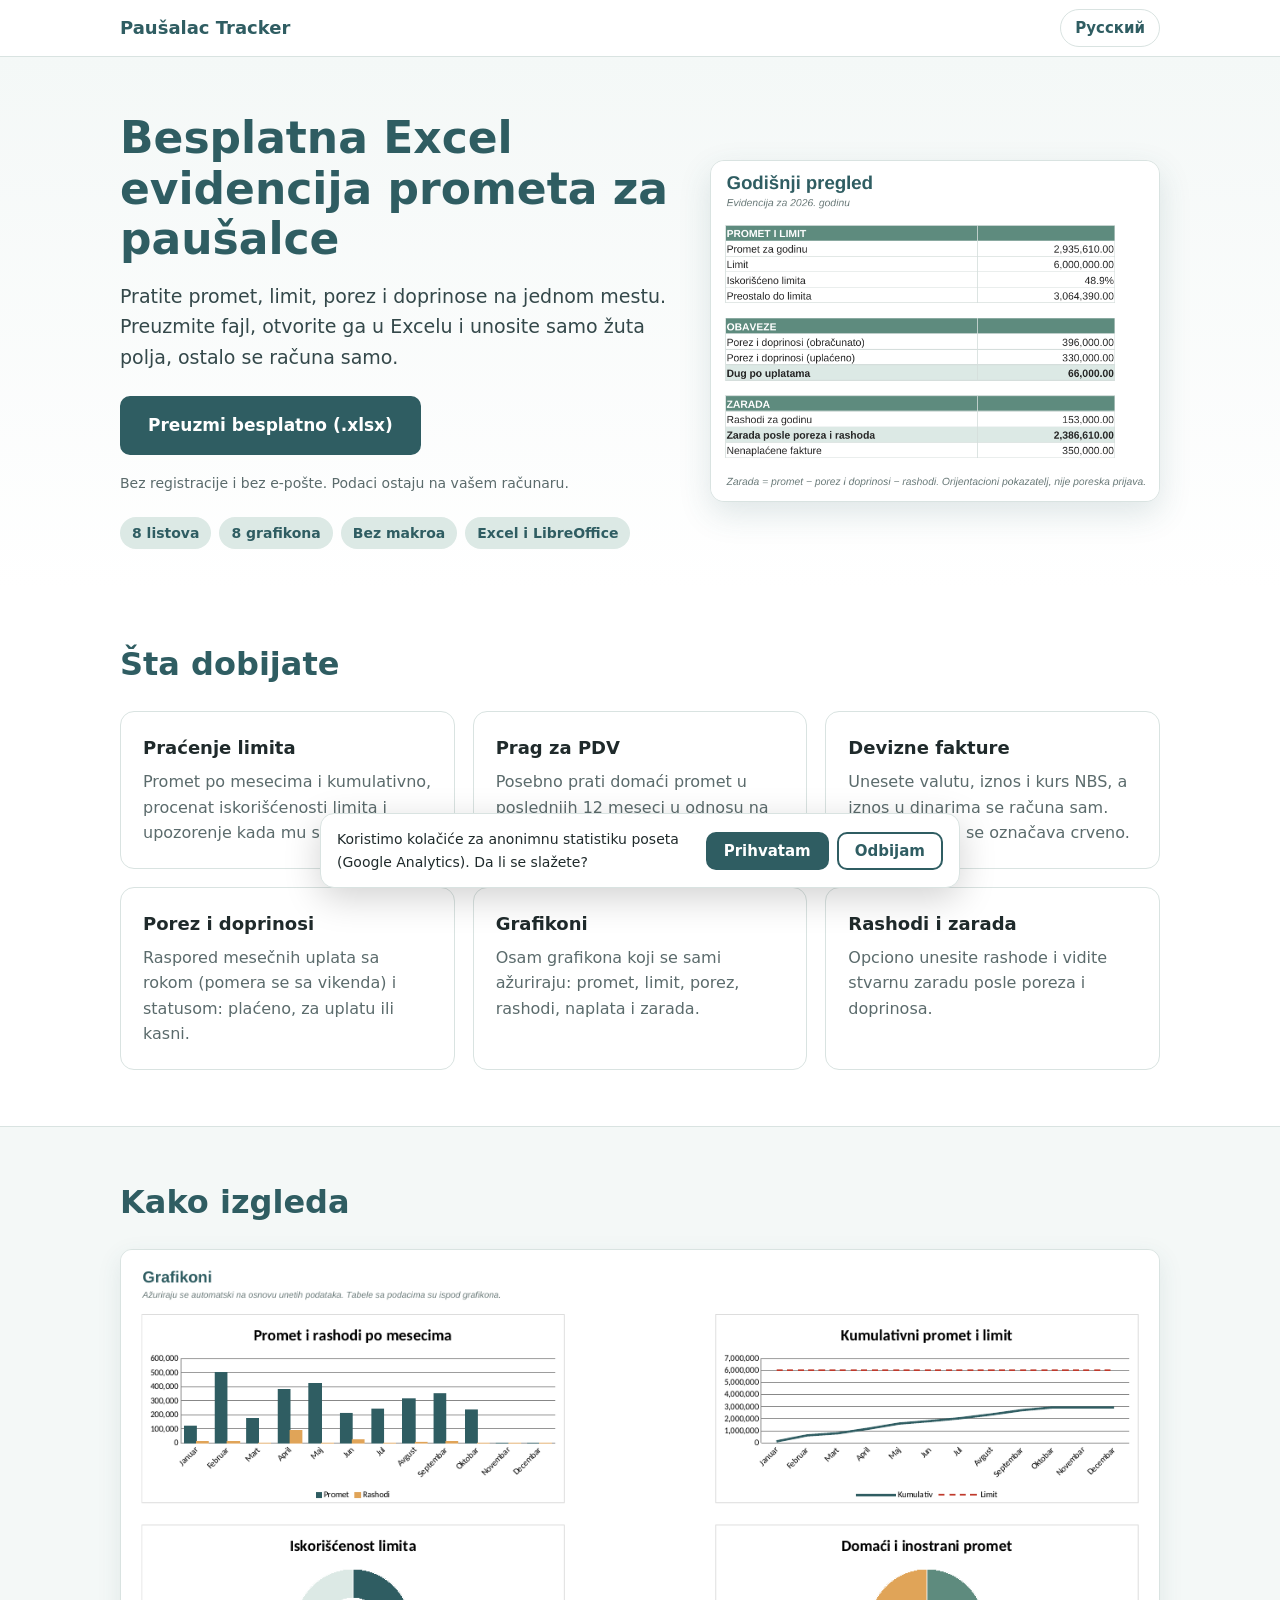
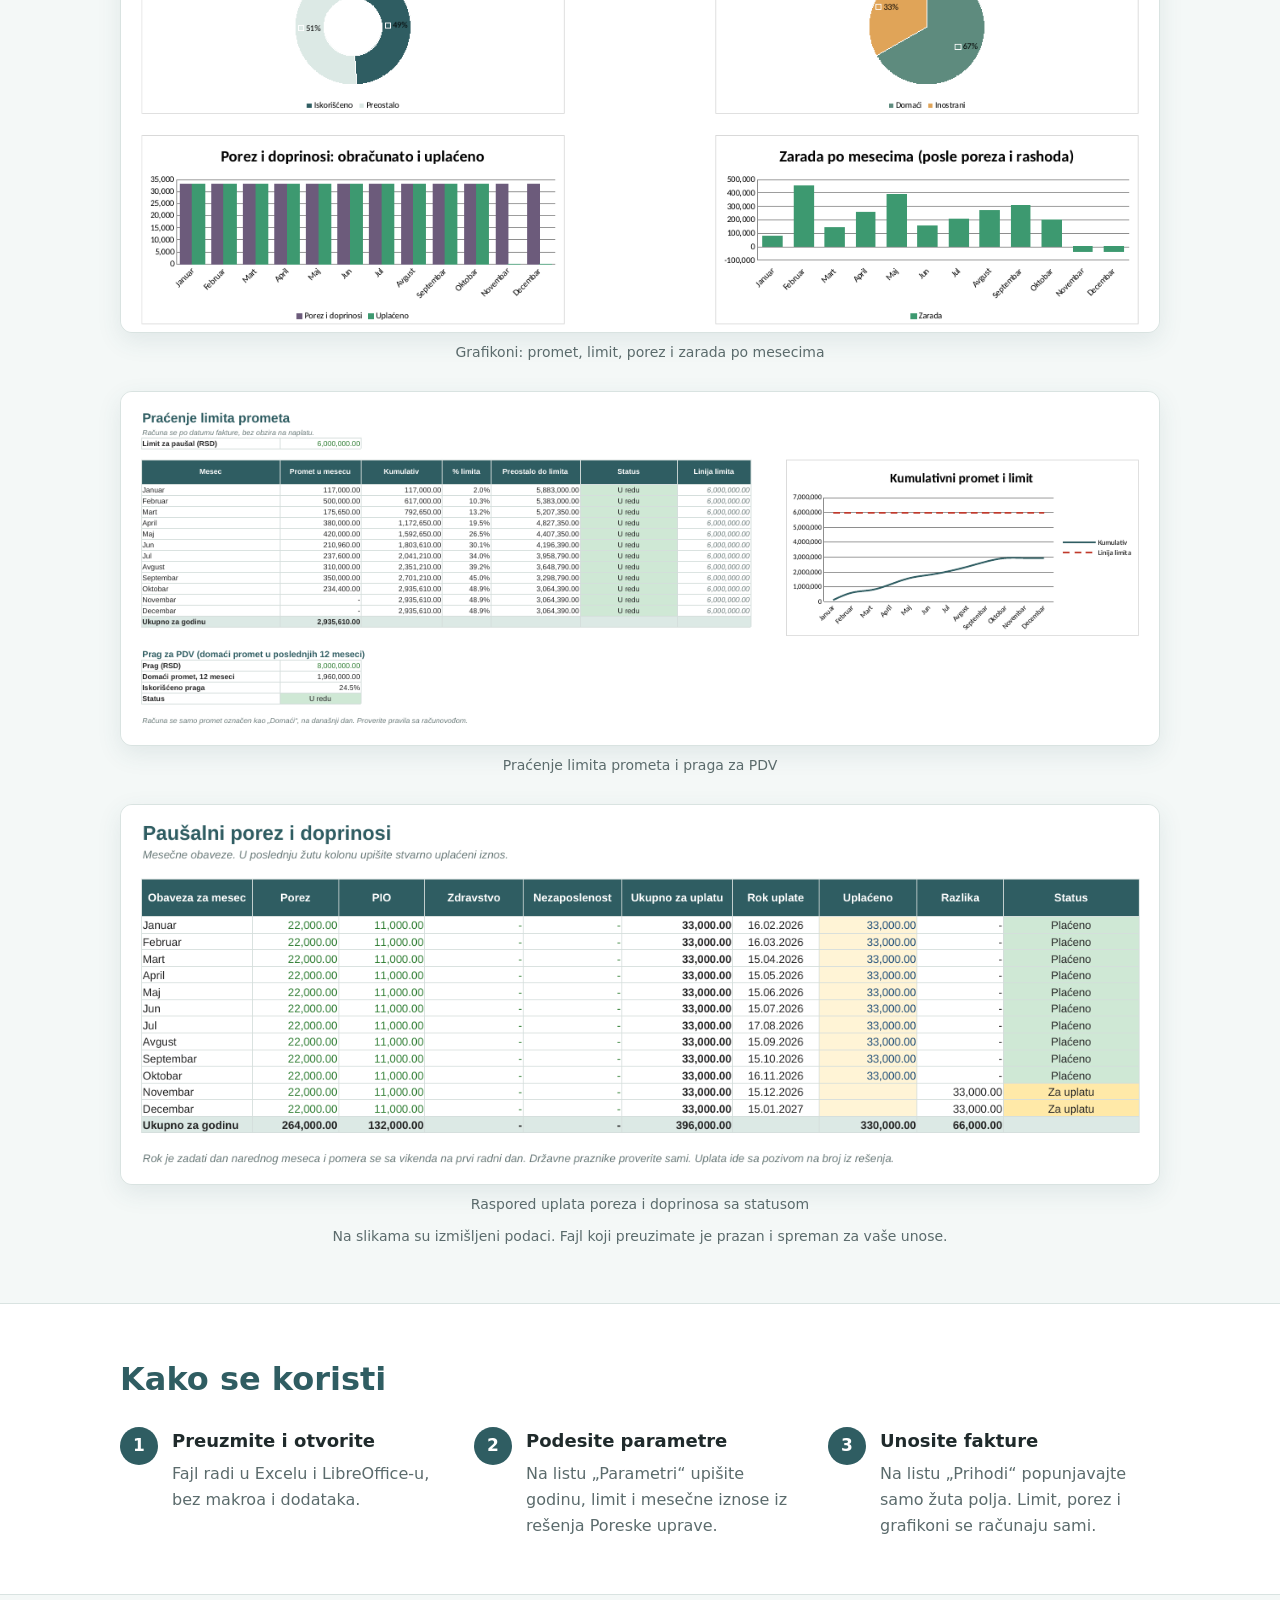
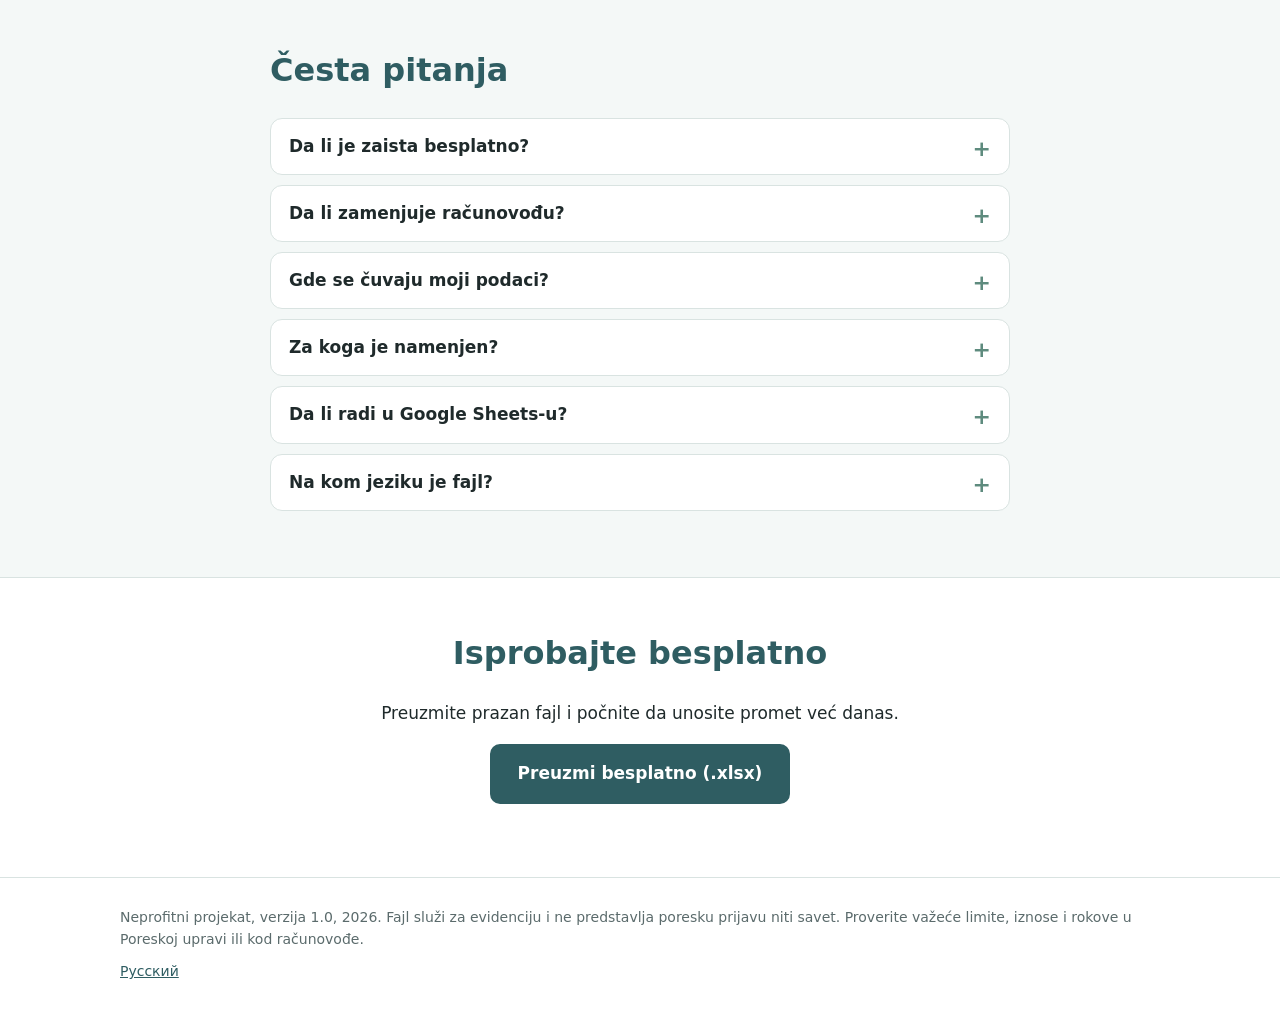
<file: index.html>
<!doctype html>
<html lang="sr-Latn" data-page-lang="sr">
<head>
<meta charset="utf-8">
<!-- Google tag (gtag.js) with Consent Mode: storage is denied until the visitor accepts -->
<script async src="https://www.googletagmanager.com/gtag/js?id=G-XQ845ZPQ9B"></script>
<script>
  window.dataLayer = window.dataLayer || [];
  function gtag(){dataLayer.push(arguments);}
  var ptYes = false;
  try { ptYes = localStorage.getItem("pt_consent") === "yes"; } catch (e) {}
  gtag('consent', 'default', {
    analytics_storage: ptYes ? 'granted' : 'denied',
    ad_storage: 'denied', ad_user_data: 'denied', ad_personalization: 'denied'
  });
  gtag('js', new Date());
  gtag('config', 'G-XQ845ZPQ9B');
</script>
<meta name="viewport" content="width=device-width, initial-scale=1">
<title>Besplatna Excel evidencija prometa za paušalce | Paušalac Tracker</title>
<meta name="description" content="Besplatan Excel fajl za preduzetnike paušalce: evidencija prometa, praćenje limita, prag za PDV, mesečni porez i doprinosi i grafikoni. Bez registracije i instalacije.">
<link rel="canonical" href="https://pupachika.github.io/pausal-tracker/">
<link rel="alternate" hreflang="sr" href="https://pupachika.github.io/pausal-tracker/">
<link rel="alternate" hreflang="ru" href="https://pupachika.github.io/pausal-tracker/ru/">
<link rel="alternate" hreflang="x-default" href="https://pupachika.github.io/pausal-tracker/">
<meta property="og:type" content="website">
<meta property="og:title" content="Besplatna Excel evidencija prometa za paušalce | Paušalac Tracker">
<meta property="og:description" content="Besplatan Excel fajl za preduzetnike paušalce: evidencija prometa, praćenje limita, prag za PDV, mesečni porez i doprinosi i grafikoni. Bez registracije i instalacije.">
<meta property="og:url" content="https://pupachika.github.io/pausal-tracker/">
<meta property="og:image" content="https://pupachika.github.io/pausal-tracker/assets/img/charts.png">
<meta property="og:locale" content="sr_RS">
<meta property="og:locale:alternate" content="ru_RU">
<meta name="twitter:card" content="summary_large_image">
<meta name="theme-color" content="#2F5D62">
<link rel="stylesheet" href="assets/style.css">
<script type="application/ld+json">{"@context": "https://schema.org", "@type": "WebPage", "name": "Besplatna Excel evidencija prometa za paušalce | Paušalac Tracker", "description": "Besplatan Excel fajl za preduzetnike paušalce: evidencija prometa, praćenje limita, prag za PDV, mesečni porez i doprinosi i grafikoni. Bez registracije i instalacije.", "inLanguage": "sr-Latn", "url": "https://pupachika.github.io/pausal-tracker/"}</script>
<script type="application/ld+json">{"@context": "https://schema.org", "@type": "FAQPage", "inLanguage": "sr-Latn", "mainEntity": [{"@type": "Question", "name": "Da li je zaista besplatno?", "acceptedAnswer": {"@type": "Answer", "text": "Da. Nema cene, registracije ni ostavljanja e-pošte."}}, {"@type": "Question", "name": "Da li zamenjuje računovođu?", "acceptedAnswer": {"@type": "Answer", "text": "Ne. Ovo je alat za evidenciju, a ne poreska prijava niti savet. Limit, iznosi i rokovi su parametri koje sami unosite, a važeće vrednosti proverite u Poreskoj upravi ili kod računovođe."}}, {"@type": "Question", "name": "Gde se čuvaju moji podaci?", "acceptedAnswer": {"@type": "Answer", "text": "Samo u vašem fajlu na vašem računaru. Ovaj sajt ne vidi šta unosite."}}, {"@type": "Question", "name": "Za koga je namenjen?", "acceptedAnswer": {"@type": "Answer", "text": "Za preduzetnike na paušalnom oporezivanju. Ako vodite poslovne knjige (knjigaš), ovo nije dovoljno."}}, {"@type": "Question", "name": "Da li radi u Google Sheets-u?", "acceptedAnswer": {"@type": "Answer", "text": "Fajl je testiran u LibreOffice-u i napravljen za Excel. U Google Sheets-u nije testiran, pa se neki grafikoni i formatiranje mogu razlikovati."}}, {"@type": "Question", "name": "Na kom jeziku je fajl?", "acceptedAnswer": {"@type": "Answer", "text": "Na srpskom (latinica). Uputstvo je na prvom listu."}}]}</script>
</head>
<body>
<a class="skip" href="#main">Pređi na sadržaj</a>
<header class="top">
  <div class="wrap bar">
    <a class="brand" href="./">Paušalac Tracker</a>
    <a class="lang" href="ru/" hreflang="ru" lang="ru" data-track="language_switch" data-to="ru">Русский</a>
  </div>
</header>
<main id="main">
<section class="hero" data-section="hero">
  <div class="wrap hero-grid">
    <div>
      <h1>Besplatna Excel evidencija prometa za paušalce</h1>
      <p class="lead">Pratite promet, limit, porez i doprinose na jednom mestu. Preuzmite fajl, otvorite ga u Excelu i unosite samo žuta polja, ostalo se računa samo.</p>
      <p><a class="btn" href="download/pausal_evidencija.xlsx" download data-track="file_download" data-location="hero">Preuzmi besplatno (.xlsx)</a></p>
      <p class="note">Bez registracije i bez e-pošte. Podaci ostaju na vašem računaru.</p>
      <ul class="facts">
<li>8 listova</li>
<li>8 grafikona</li>
<li>Bez makroa</li>
<li>Excel i LibreOffice</li>
      </ul>
    </div>
    <div class="hero-img"><img src="assets/img/overview.png" alt="Godišnji pregled" width="784" height="594"></div>
  </div>
</section>
<section class="wrap block" data-section="features">
  <h2>Šta dobijate</h2>
  <ul class="cards">
<li class="card"><h3>Praćenje limita</h3><p>Promet po mesecima i kumulativno, procenat iskorišćenosti limita i upozorenje kada mu se približite.</p></li>
<li class="card"><h3>Prag za PDV</h3><p>Posebno prati domaći promet u poslednjih 12 meseci u odnosu na prag za ulazak u sistem PDV-a.</p></li>
<li class="card"><h3>Devizne fakture</h3><p>Unesete valutu, iznos i kurs NBS, a iznos u dinarima se računa sam. Red bez kursa se označava crveno.</p></li>
<li class="card"><h3>Porez i doprinosi</h3><p>Raspored mesečnih uplata sa rokom (pomera se sa vikenda) i statusom: plaćeno, za uplatu ili kasni.</p></li>
<li class="card"><h3>Grafikoni</h3><p>Osam grafikona koji se sami ažuriraju: promet, limit, porez, rashodi, naplata i zarada.</p></li>
<li class="card"><h3>Rashodi i zarada</h3><p>Opciono unesite rashode i vidite stvarnu zaradu posle poreza i doprinosa.</p></li>
  </ul>
</section>
<section class="alt" data-section="screenshots">
  <div class="wrap block">
    <h2>Kako izgleda</h2>
    <div class="shots">
<figure><img src="assets/img/charts.png" alt="Grafikoni: promet, limit, porez i zarada po mesecima" width="1219" height="800" ><figcaption>Grafikoni: promet, limit, porez i zarada po mesecima</figcaption></figure>
<figure><img src="assets/img/limit.png" alt="Praćenje limita prometa i praga za PDV" width="1230" height="418" loading="lazy"><figcaption>Praćenje limita prometa i praga za PDV</figcaption></figure>
<figure><img src="assets/img/payments.png" alt="Raspored uplata poreza i doprinosa sa statusom" width="1284" height="468" loading="lazy"><figcaption>Raspored uplata poreza i doprinosa sa statusom</figcaption></figure>
    </div>
    <p class="note center">Na slikama su izmišljeni podaci. Fajl koji preuzimate je prazan i spreman za vaše unose.</p>
  </div>
</section>
<section class="wrap block" data-section="how">
  <h2>Kako se koristi</h2>
  <ol class="steps">
<li><span class="num">1</span><div><h3>Preuzmite i otvorite</h3><p>Fajl radi u Excelu i LibreOffice-u, bez makroa i dodataka.</p></div></li>
<li><span class="num">2</span><div><h3>Podesite parametre</h3><p>Na listu „Parametri“ upišite godinu, limit i mesečne iznose iz rešenja Poreske uprave.</p></div></li>
<li><span class="num">3</span><div><h3>Unosite fakture</h3><p>Na listu „Prihodi“ popunjavajte samo žuta polja. Limit, porez i grafikoni se računaju sami.</p></div></li>
  </ol>
</section>
<section class="alt" data-section="faq">
  <div class="wrap block narrow">
    <h2>Česta pitanja</h2>
<details><summary>Da li je zaista besplatno?</summary><p>Da. Nema cene, registracije ni ostavljanja e-pošte.</p></details>
<details><summary>Da li zamenjuje računovođu?</summary><p>Ne. Ovo je alat za evidenciju, a ne poreska prijava niti savet. Limit, iznosi i rokovi su parametri koje sami unosite, a važeće vrednosti proverite u Poreskoj upravi ili kod računovođe.</p></details>
<details><summary>Gde se čuvaju moji podaci?</summary><p>Samo u vašem fajlu na vašem računaru. Ovaj sajt ne vidi šta unosite.</p></details>
<details><summary>Za koga je namenjen?</summary><p>Za preduzetnike na paušalnom oporezivanju. Ako vodite poslovne knjige (knjigaš), ovo nije dovoljno.</p></details>
<details><summary>Da li radi u Google Sheets-u?</summary><p>Fajl je testiran u LibreOffice-u i napravljen za Excel. U Google Sheets-u nije testiran, pa se neki grafikoni i formatiranje mogu razlikovati.</p></details>
<details><summary>Na kom jeziku je fajl?</summary><p>Na srpskom (latinica). Uputstvo je na prvom listu.</p></details>
  </div>
</section>
<section class="wrap block center" data-section="cta">
  <h2>Isprobajte besplatno</h2>
  <p>Preuzmite prazan fajl i počnite da unosite promet već danas.</p>
  <p><a class="btn" href="download/pausal_evidencija.xlsx" download data-track="file_download" data-location="bottom">Preuzmi besplatno (.xlsx)</a></p>
</section>
</main>
<footer>
  <div class="wrap">
    <p>Neprofitni projekat, verzija 1.0, 2026. Fajl služi za evidenciju i ne predstavlja poresku prijavu niti savet. Proverite važeće limite, iznose i rokove u Poreskoj upravi ili kod računovođe.</p>
    <p><a href="ru/" hreflang="ru" lang="ru" data-track="language_switch" data-to="ru">Русский</a></p>
  </div>
</footer>
<div id="consent" class="consent" role="dialog" aria-label="Cookies" hidden>
  <p>Koristimo kolačiće za anonimnu statistiku poseta (Google Analytics). Da li se slažete?</p>
  <div><button type="button" id="consent-yes" class="btn small">Prihvatam</button> <button type="button" id="consent-no" class="btn small ghost">Odbijam</button></div>
</div>
<script src="assets/app.js" defer></script>
</body>
</html>
</file>
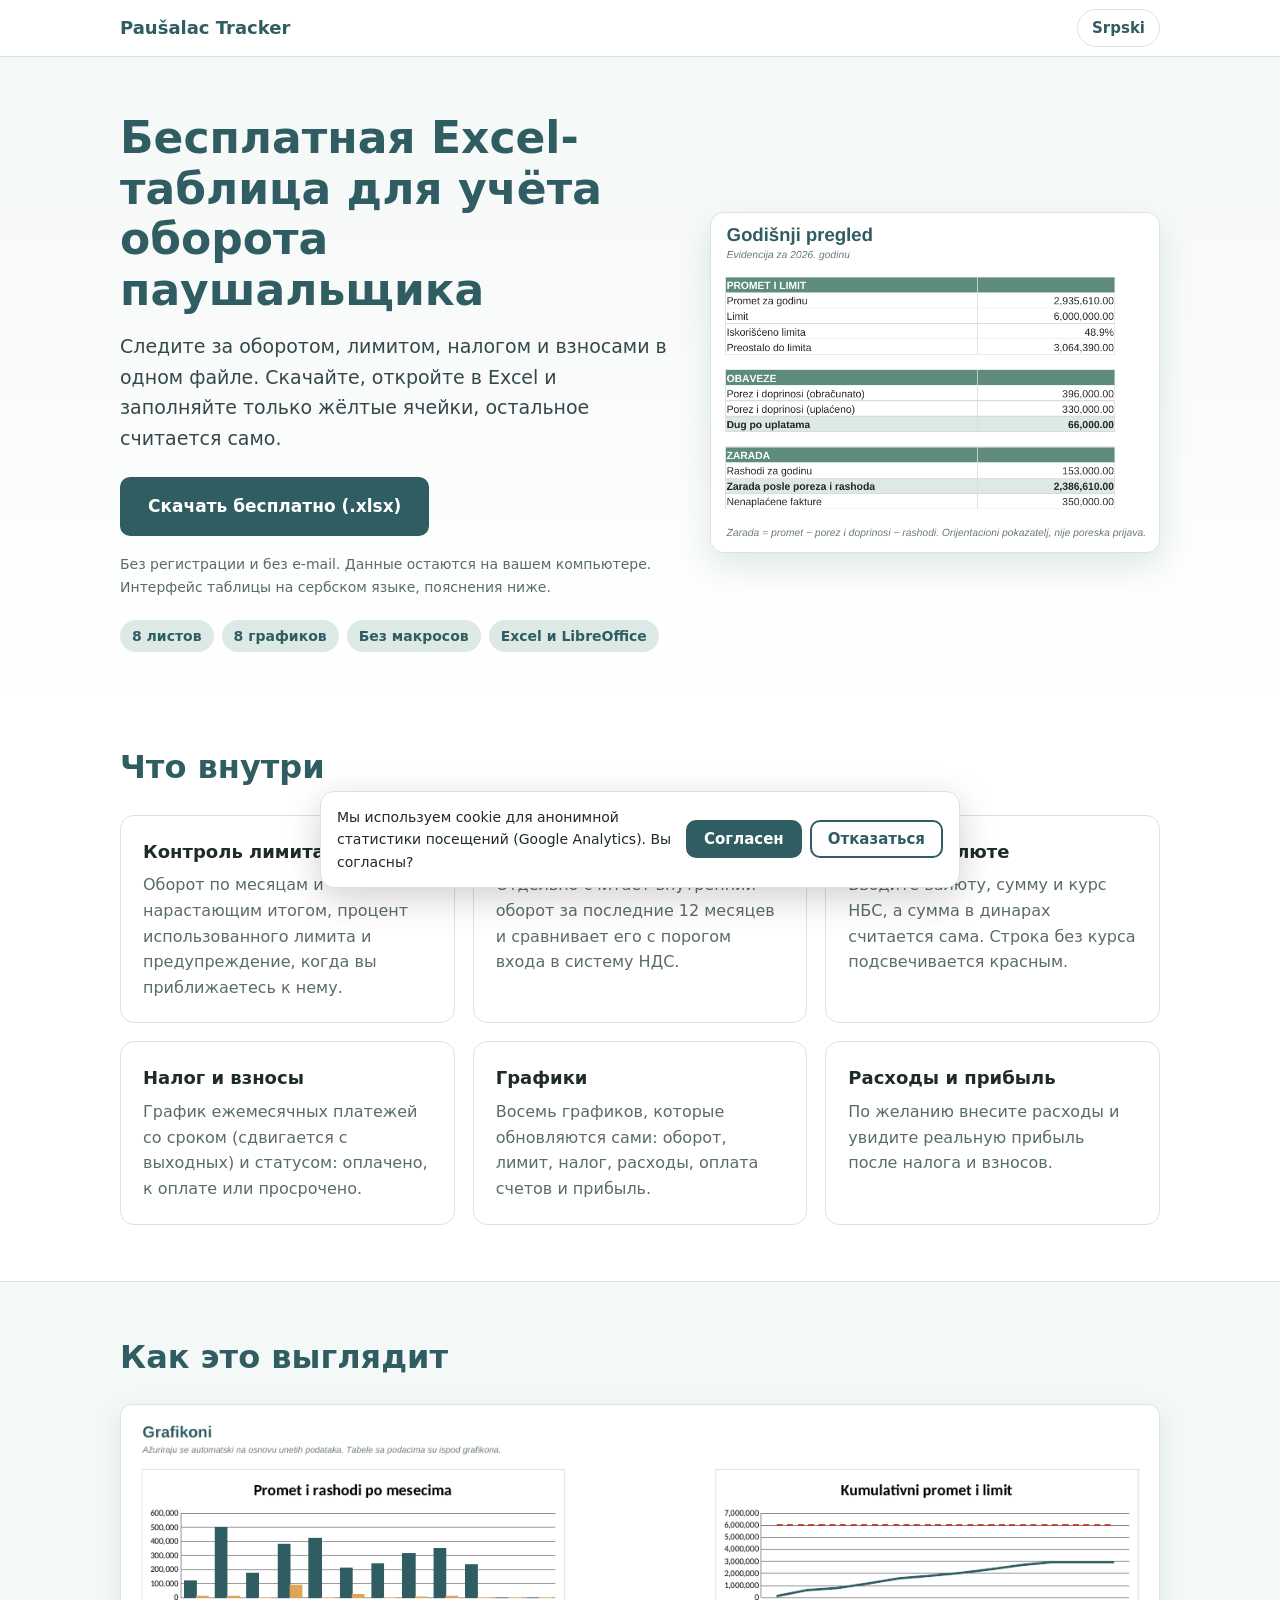
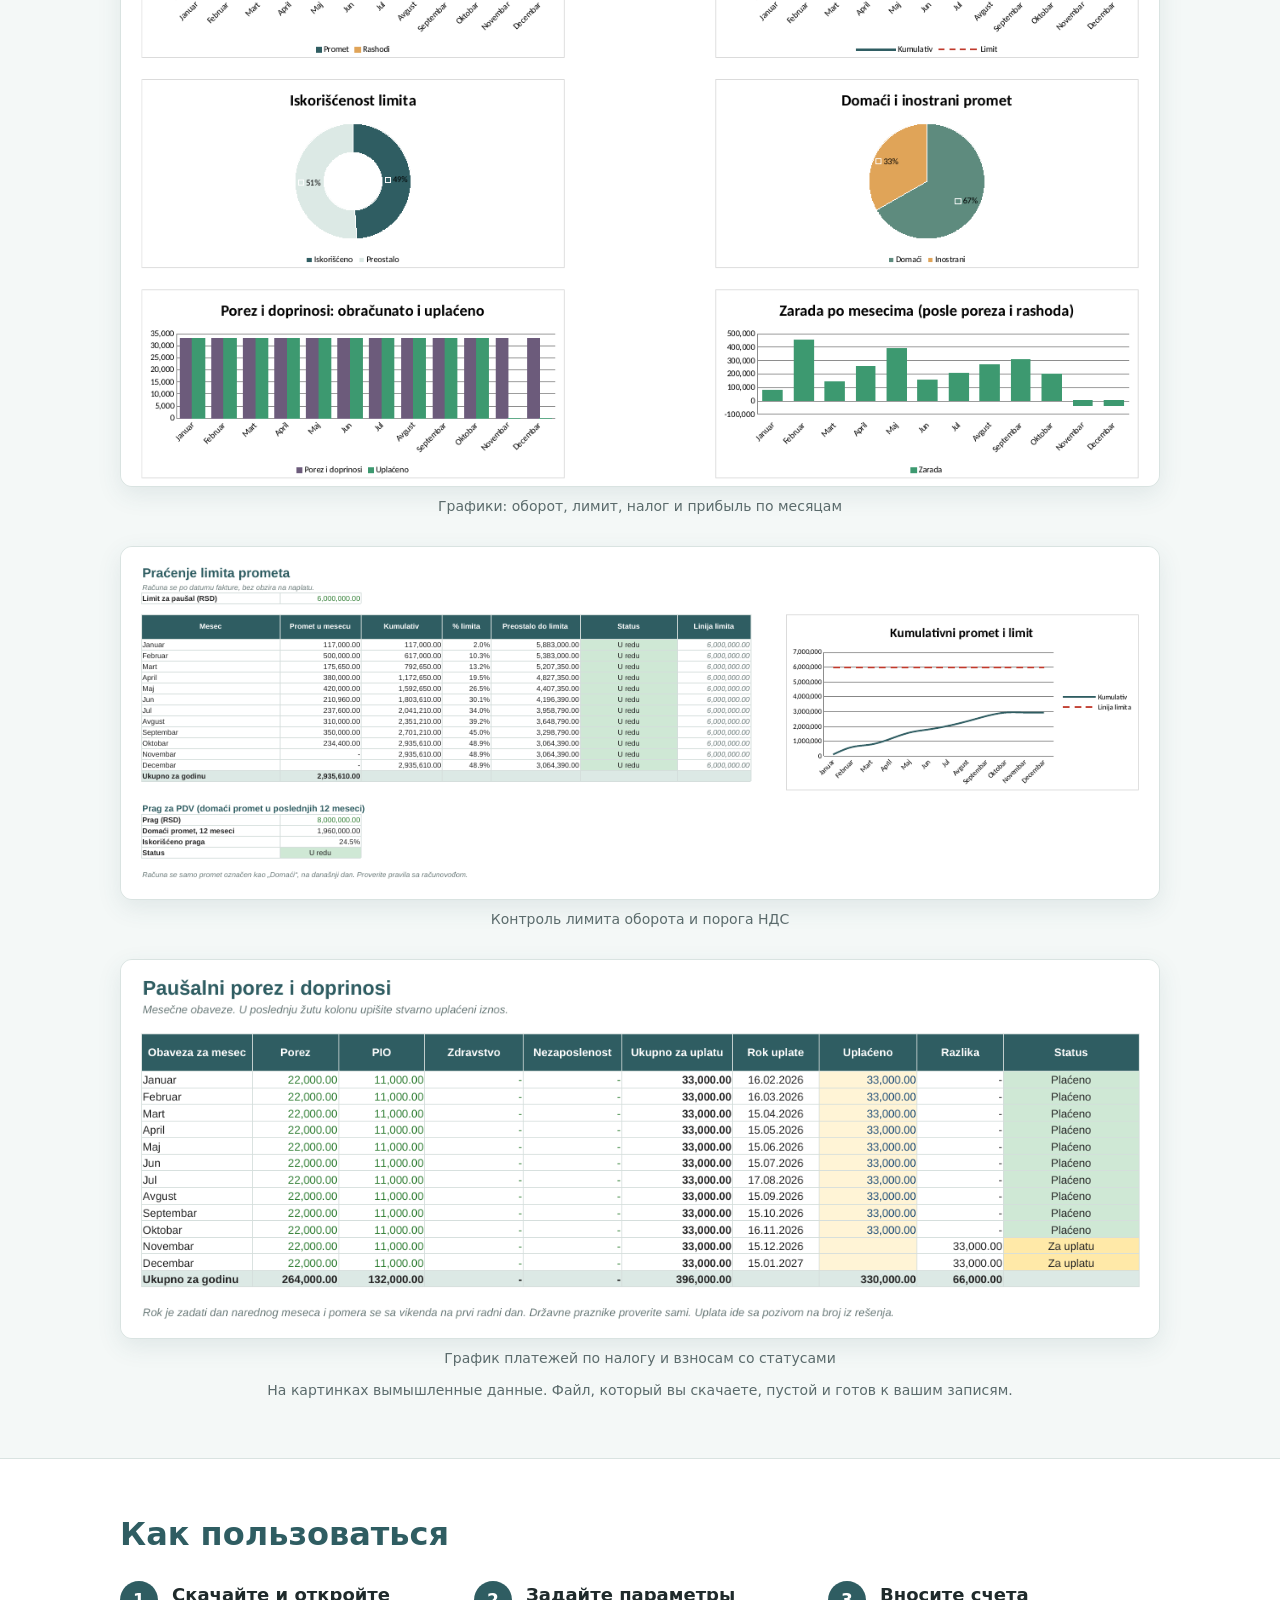
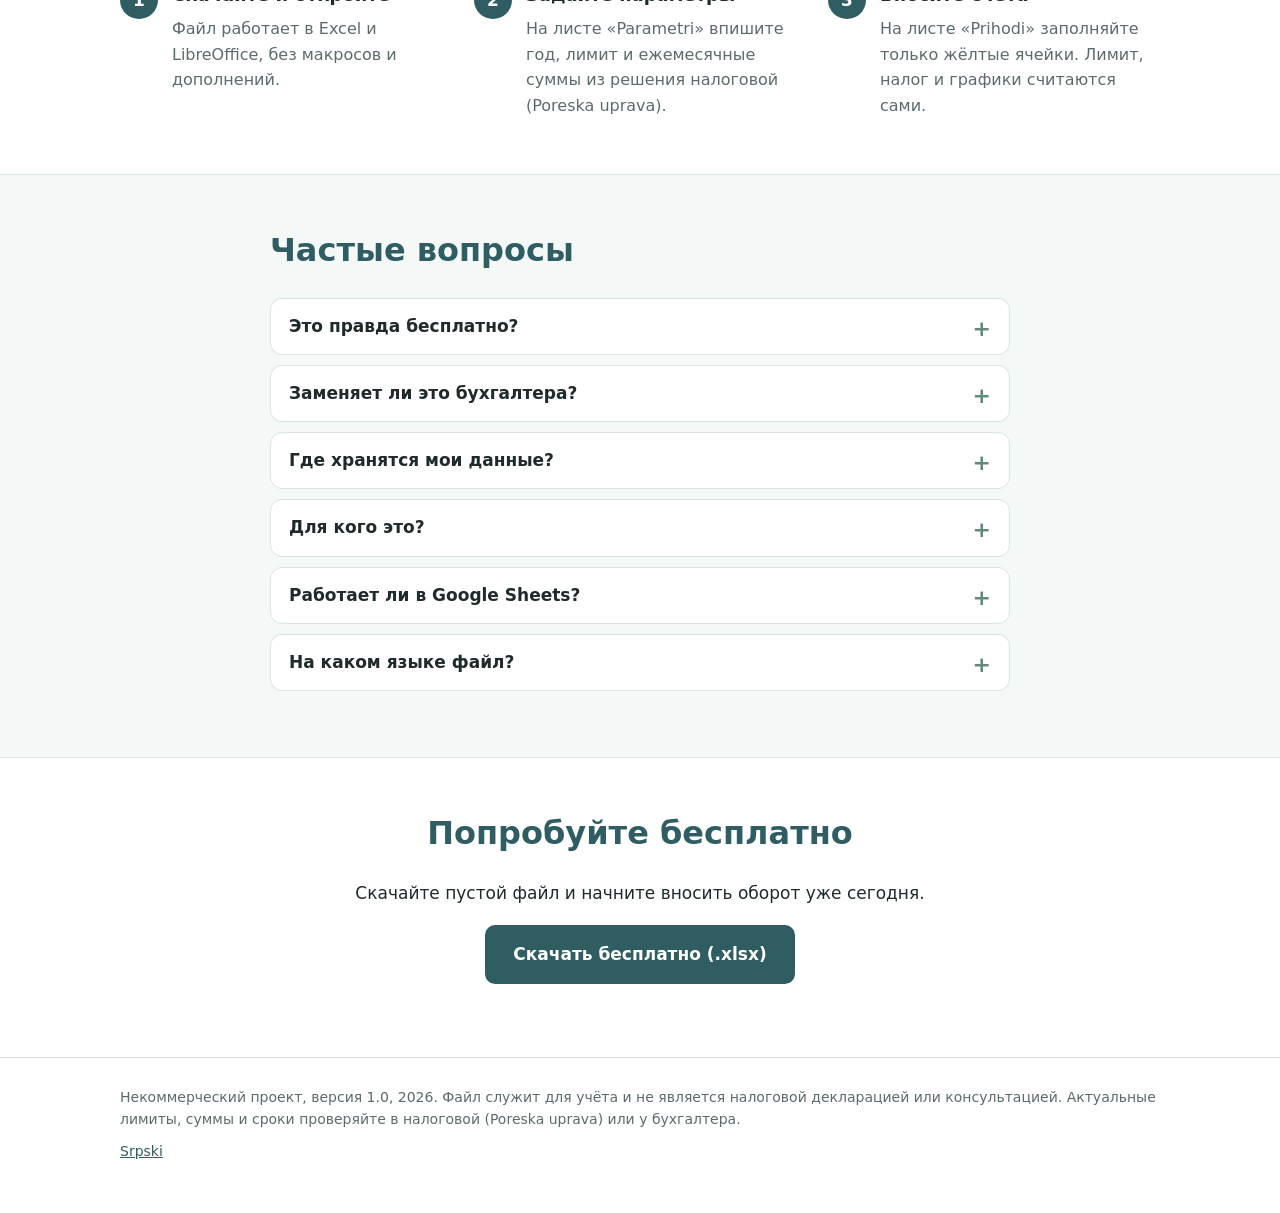
<file: ru/index.html>
<!doctype html>
<html lang="ru" data-page-lang="ru">
<head>
<meta charset="utf-8">
<!-- Google tag (gtag.js) with Consent Mode: storage is denied until the visitor accepts -->
<script async src="https://www.googletagmanager.com/gtag/js?id=G-XQ845ZPQ9B"></script>
<script>
  window.dataLayer = window.dataLayer || [];
  function gtag(){dataLayer.push(arguments);}
  var ptYes = false;
  try { ptYes = localStorage.getItem("pt_consent") === "yes"; } catch (e) {}
  gtag('consent', 'default', {
    analytics_storage: ptYes ? 'granted' : 'denied',
    ad_storage: 'denied', ad_user_data: 'denied', ad_personalization: 'denied'
  });
  gtag('js', new Date());
  gtag('config', 'G-XQ845ZPQ9B');
</script>
<meta name="viewport" content="width=device-width, initial-scale=1">
<title>Бесплатная Excel-таблица для учёта оборота паушальщика (Сербия) | Paušalac Tracker</title>
<meta name="description" content="Бесплатный Excel-файл для предпринимателей на паушале в Сербии: учёт оборота, контроль лимита, порог НДС, ежемесячные налог и взносы, графики. Без регистрации и установки.">
<link rel="canonical" href="https://pupachika.github.io/pausal-tracker/ru/">
<link rel="alternate" hreflang="sr" href="https://pupachika.github.io/pausal-tracker/">
<link rel="alternate" hreflang="ru" href="https://pupachika.github.io/pausal-tracker/ru/">
<link rel="alternate" hreflang="x-default" href="https://pupachika.github.io/pausal-tracker/">
<meta property="og:type" content="website">
<meta property="og:title" content="Бесплатная Excel-таблица для учёта оборота паушальщика (Сербия) | Paušalac Tracker">
<meta property="og:description" content="Бесплатный Excel-файл для предпринимателей на паушале в Сербии: учёт оборота, контроль лимита, порог НДС, ежемесячные налог и взносы, графики. Без регистрации и установки.">
<meta property="og:url" content="https://pupachika.github.io/pausal-tracker/ru/">
<meta property="og:image" content="https://pupachika.github.io/pausal-tracker/assets/img/charts.png">
<meta property="og:locale" content="ru_RU">
<meta property="og:locale:alternate" content="sr_RS">
<meta name="twitter:card" content="summary_large_image">
<meta name="theme-color" content="#2F5D62">
<link rel="stylesheet" href="../assets/style.css">
<script type="application/ld+json">{"@context": "https://schema.org", "@type": "WebPage", "name": "Бесплатная Excel-таблица для учёта оборота паушальщика (Сербия) | Paušalac Tracker", "description": "Бесплатный Excel-файл для предпринимателей на паушале в Сербии: учёт оборота, контроль лимита, порог НДС, ежемесячные налог и взносы, графики. Без регистрации и установки.", "inLanguage": "ru", "url": "https://pupachika.github.io/pausal-tracker/ru/"}</script>
<script type="application/ld+json">{"@context": "https://schema.org", "@type": "FAQPage", "inLanguage": "ru", "mainEntity": [{"@type": "Question", "name": "Это правда бесплатно?", "acceptedAnswer": {"@type": "Answer", "text": "Да. Нет платы, регистрации и просьбы оставить e-mail."}}, {"@type": "Question", "name": "Заменяет ли это бухгалтера?", "acceptedAnswer": {"@type": "Answer", "text": "Нет. Это инструмент учёта, а не налоговая декларация и не консультация. Лимит, суммы и сроки вы вводите сами как параметры, а актуальные значения проверяйте в налоговой (Poreska uprava) или у бухгалтера."}}, {"@type": "Question", "name": "Где хранятся мои данные?", "acceptedAnswer": {"@type": "Answer", "text": "Только в вашем файле на вашем компьютере. Этот сайт не видит, что вы вводите."}}, {"@type": "Question", "name": "Для кого это?", "acceptedAnswer": {"@type": "Answer", "text": "Для предпринимателей на паушальном налогообложении. Если вы ведёте бухгалтерские книги (knjigaš), этого недостаточно."}}, {"@type": "Question", "name": "Работает ли в Google Sheets?", "acceptedAnswer": {"@type": "Answer", "text": "Файл проверен в LibreOffice и сделан для Excel. В Google Sheets он не проверялся, поэтому часть графиков и форматирования может отличаться."}}, {"@type": "Question", "name": "На каком языке файл?", "acceptedAnswer": {"@type": "Answer", "text": "На сербском (латиница). Инструкция на первом листе. Названия листов: Prihodi — доходы, Rashodi — расходы, Limit — лимит, Porez i doprinosi — налог и взносы, Pregled — обзор, Grafikoni — графики, Parametri — параметры."}}]}</script>
</head>
<body>
<a class="skip" href="#main">Перейти к содержимому</a>
<header class="top">
  <div class="wrap bar">
    <a class="brand" href="./">Paušalac Tracker</a>
    <a class="lang" href="../" hreflang="sr" lang="sr-Latn" data-track="language_switch" data-to="sr">Srpski</a>
  </div>
</header>
<main id="main">
<section class="hero" data-section="hero">
  <div class="wrap hero-grid">
    <div>
      <h1>Бесплатная Excel-таблица для учёта оборота паушальщика</h1>
      <p class="lead">Следите за оборотом, лимитом, налогом и взносами в одном файле. Скачайте, откройте в Excel и заполняйте только жёлтые ячейки, остальное считается само.</p>
      <p><a class="btn" href="../download/pausal_evidencija.xlsx" download data-track="file_download" data-location="hero">Скачать бесплатно (.xlsx)</a></p>
      <p class="note">Без регистрации и без e-mail. Данные остаются на вашем компьютере. Интерфейс таблицы на сербском языке, пояснения ниже.</p>
      <ul class="facts">
<li>8 листов</li>
<li>8 графиков</li>
<li>Без макросов</li>
<li>Excel и LibreOffice</li>
      </ul>
    </div>
    <div class="hero-img"><img src="../assets/img/overview.png" alt="Годовой обзор" width="784" height="594"></div>
  </div>
</section>
<section class="wrap block" data-section="features">
  <h2>Что внутри</h2>
  <ul class="cards">
<li class="card"><h3>Контроль лимита</h3><p>Оборот по месяцам и нарастающим итогом, процент использованного лимита и предупреждение, когда вы приближаетесь к нему.</p></li>
<li class="card"><h3>Порог НДС</h3><p>Отдельно считает внутренний оборот за последние 12 месяцев и сравнивает его с порогом входа в систему НДС.</p></li>
<li class="card"><h3>Счета в валюте</h3><p>Вводите валюту, сумму и курс НБС, а сумма в динарах считается сама. Строка без курса подсвечивается красным.</p></li>
<li class="card"><h3>Налог и взносы</h3><p>График ежемесячных платежей со сроком (сдвигается с выходных) и статусом: оплачено, к оплате или просрочено.</p></li>
<li class="card"><h3>Графики</h3><p>Восемь графиков, которые обновляются сами: оборот, лимит, налог, расходы, оплата счетов и прибыль.</p></li>
<li class="card"><h3>Расходы и прибыль</h3><p>По желанию внесите расходы и увидите реальную прибыль после налога и взносов.</p></li>
  </ul>
</section>
<section class="alt" data-section="screenshots">
  <div class="wrap block">
    <h2>Как это выглядит</h2>
    <div class="shots">
<figure><img src="../assets/img/charts.png" alt="Графики: оборот, лимит, налог и прибыль по месяцам" width="1219" height="800" ><figcaption>Графики: оборот, лимит, налог и прибыль по месяцам</figcaption></figure>
<figure><img src="../assets/img/limit.png" alt="Контроль лимита оборота и порога НДС" width="1230" height="418" loading="lazy"><figcaption>Контроль лимита оборота и порога НДС</figcaption></figure>
<figure><img src="../assets/img/payments.png" alt="График платежей по налогу и взносам со статусами" width="1284" height="468" loading="lazy"><figcaption>График платежей по налогу и взносам со статусами</figcaption></figure>
    </div>
    <p class="note center">На картинках вымышленные данные. Файл, который вы скачаете, пустой и готов к вашим записям.</p>
  </div>
</section>
<section class="wrap block" data-section="how">
  <h2>Как пользоваться</h2>
  <ol class="steps">
<li><span class="num">1</span><div><h3>Скачайте и откройте</h3><p>Файл работает в Excel и LibreOffice, без макросов и дополнений.</p></div></li>
<li><span class="num">2</span><div><h3>Задайте параметры</h3><p>На листе «Parametri» впишите год, лимит и ежемесячные суммы из решения налоговой (Poreska uprava).</p></div></li>
<li><span class="num">3</span><div><h3>Вносите счета</h3><p>На листе «Prihodi» заполняйте только жёлтые ячейки. Лимит, налог и графики считаются сами.</p></div></li>
  </ol>
</section>
<section class="alt" data-section="faq">
  <div class="wrap block narrow">
    <h2>Частые вопросы</h2>
<details><summary>Это правда бесплатно?</summary><p>Да. Нет платы, регистрации и просьбы оставить e-mail.</p></details>
<details><summary>Заменяет ли это бухгалтера?</summary><p>Нет. Это инструмент учёта, а не налоговая декларация и не консультация. Лимит, суммы и сроки вы вводите сами как параметры, а актуальные значения проверяйте в налоговой (Poreska uprava) или у бухгалтера.</p></details>
<details><summary>Где хранятся мои данные?</summary><p>Только в вашем файле на вашем компьютере. Этот сайт не видит, что вы вводите.</p></details>
<details><summary>Для кого это?</summary><p>Для предпринимателей на паушальном налогообложении. Если вы ведёте бухгалтерские книги (knjigaš), этого недостаточно.</p></details>
<details><summary>Работает ли в Google Sheets?</summary><p>Файл проверен в LibreOffice и сделан для Excel. В Google Sheets он не проверялся, поэтому часть графиков и форматирования может отличаться.</p></details>
<details><summary>На каком языке файл?</summary><p>На сербском (латиница). Инструкция на первом листе. Названия листов: Prihodi — доходы, Rashodi — расходы, Limit — лимит, Porez i doprinosi — налог и взносы, Pregled — обзор, Grafikoni — графики, Parametri — параметры.</p></details>
  </div>
</section>
<section class="wrap block center" data-section="cta">
  <h2>Попробуйте бесплатно</h2>
  <p>Скачайте пустой файл и начните вносить оборот уже сегодня.</p>
  <p><a class="btn" href="../download/pausal_evidencija.xlsx" download data-track="file_download" data-location="bottom">Скачать бесплатно (.xlsx)</a></p>
</section>
</main>
<footer>
  <div class="wrap">
    <p>Некоммерческий проект, версия 1.0, 2026. Файл служит для учёта и не является налоговой декларацией или консультацией. Актуальные лимиты, суммы и сроки проверяйте в налоговой (Poreska uprava) или у бухгалтера.</p>
    <p><a href="../" hreflang="sr" lang="sr-Latn" data-track="language_switch" data-to="sr">Srpski</a></p>
  </div>
</footer>
<div id="consent" class="consent" role="dialog" aria-label="Cookies" hidden>
  <p>Мы используем cookie для анонимной статистики посещений (Google Analytics). Вы согласны?</p>
  <div><button type="button" id="consent-yes" class="btn small">Согласен</button> <button type="button" id="consent-no" class="btn small ghost">Отказаться</button></div>
</div>
<script src="../assets/app.js" defer></script>
</body>
</html>
</file>
<file: assets/style.css>
:root{
  --ink:#1f2a2b; --muted:#5b6b6c; --teal:#2f5d62; --mid:#5e8b7e; --light:#dce9e5; --pale:#f4f8f7;
  --sand:#e0a458; --line:#d9e3e1; --white:#fff;
  color-scheme: light;
}
*{box-sizing:border-box}
html{scroll-behavior:smooth}
body{margin:0;font-family:system-ui,-apple-system,"Segoe UI",Roboto,Arial,sans-serif;color:var(--ink);background:var(--white);line-height:1.6;font-size:17px}
img{max-width:100%;height:auto;display:block}
a{color:var(--teal)}
.wrap{width:100%;max-width:1080px;margin:0 auto;padding:0 20px}
.narrow{max-width:780px}
.center{text-align:center}
.skip{position:absolute;left:-999px;top:0;background:var(--teal);color:#fff;padding:8px 14px;z-index:20}
.skip:focus{left:8px;top:8px}

.top{border-bottom:1px solid var(--line);background:var(--white);position:sticky;top:0;z-index:10}
.bar{display:flex;align-items:center;justify-content:space-between;min-height:56px}
.brand{font-weight:700;text-decoration:none;color:var(--teal);font-size:18px}
.lang{text-decoration:none;font-weight:600;border:1px solid var(--line);padding:6px 14px;border-radius:999px;color:var(--teal);font-size:15px}
.lang:hover{background:var(--pale)}

.hero{background:linear-gradient(180deg,var(--pale) 0%,var(--white) 100%);padding:56px 0 40px}
.hero-grid{display:grid;grid-template-columns:minmax(0,1.1fr) minmax(0,.9fr);gap:40px;align-items:center}
h1{font-size:clamp(28px,4.2vw,44px);line-height:1.15;margin:0 0 16px;color:var(--teal)}
h2{font-size:clamp(24px,3vw,32px);margin:0 0 28px;color:var(--teal);line-height:1.2}
h3{margin:0 0 6px;font-size:18px;color:var(--ink)}
.lead{font-size:19px;color:#34484a;margin:0 0 24px}
.btn{display:inline-block;background:var(--teal);color:#fff;text-decoration:none;font-weight:700;padding:14px 26px;border-radius:10px;border:2px solid var(--teal);cursor:pointer;font-size:17px;font-family:inherit;transition:transform .08s,background .15s}
.btn:hover{background:#24494d;transform:translateY(-1px)}
.btn:focus-visible,.lang:focus-visible,summary:focus-visible{outline:3px solid var(--sand);outline-offset:2px}
.btn.small{padding:8px 16px;font-size:15px}
.btn.ghost{background:transparent;color:var(--teal)}
.btn.ghost:hover{background:var(--pale)}
.note{font-size:14px;color:var(--muted);margin:10px 0 0}
.facts{list-style:none;display:flex;flex-wrap:wrap;gap:8px;padding:0;margin:22px 0 0}
.facts li{background:var(--light);color:var(--teal);font-weight:600;font-size:14px;padding:5px 12px;border-radius:999px}
.hero-img img{border-radius:14px;border:1px solid var(--line);box-shadow:0 12px 32px rgba(47,93,98,.15);background:#fff}

.block{padding:56px 20px}
.alt{background:var(--pale);border-top:1px solid var(--line);border-bottom:1px solid var(--line)}
.cards{list-style:none;padding:0;margin:0;display:grid;grid-template-columns:repeat(3,minmax(0,1fr));gap:18px}
.card{border:1px solid var(--line);border-radius:14px;padding:22px;background:#fff}
.card p{margin:0;color:var(--muted);font-size:16px}

.shots{display:grid;grid-template-columns:minmax(0,1fr);gap:28px}
figure{margin:0}
figure img{border-radius:12px;border:1px solid var(--line);box-shadow:0 8px 24px rgba(47,93,98,.1);background:#fff;margin:0 auto}
figcaption{text-align:center;font-size:14px;color:var(--muted);margin-top:8px}
.shots figure:nth-child(4) img{max-width:min(560px,100%)}

.steps{list-style:none;counter-reset:s;padding:0;margin:0;display:grid;grid-template-columns:repeat(3,minmax(0,1fr));gap:22px}
.steps li{display:flex;gap:14px;align-items:flex-start}
.num{flex:0 0 38px;height:38px;border-radius:50%;background:var(--teal);color:#fff;font-weight:700;display:grid;place-items:center}
.steps p{margin:0;color:var(--muted);font-size:16px}

details{background:#fff;border:1px solid var(--line);border-radius:12px;padding:0 18px;margin-bottom:10px}
summary{cursor:pointer;font-weight:600;padding:14px 0;list-style:none;position:relative;padding-right:28px}
summary::-webkit-details-marker{display:none}
summary::after{content:"+";position:absolute;right:0;top:12px;font-size:22px;color:var(--mid)}
details[open] summary::after{content:"\2212"}
details p{margin:0 0 16px;color:var(--muted)}

footer{border-top:1px solid var(--line);padding:28px 0 40px;color:var(--muted);font-size:14px}
footer p{margin:0 0 10px}

.consent{position:fixed;left:12px;right:12px;bottom:12px;max-width:640px;margin:0 auto;background:#fff;border:1px solid var(--line);border-radius:14px;box-shadow:0 10px 36px rgba(0,0,0,.18);padding:14px 16px;display:flex;gap:14px;align-items:center;justify-content:space-between;z-index:30}
.consent[hidden]{display:none}
.consent p{margin:0;font-size:14px}
.consent div{display:flex;gap:8px;flex-shrink:0}

@media (max-width:860px){
  .hero-grid{grid-template-columns:minmax(0,1fr)}
  .hero{padding-top:36px}
  .cards,.steps{grid-template-columns:minmax(0,1fr)}
  .block{padding:40px 20px}
  .consent{flex-direction:column;align-items:stretch}
  .consent div{justify-content:flex-end}
}
@media (prefers-reduced-motion:reduce){html{scroll-behavior:auto}.btn{transition:none}}
</file>
